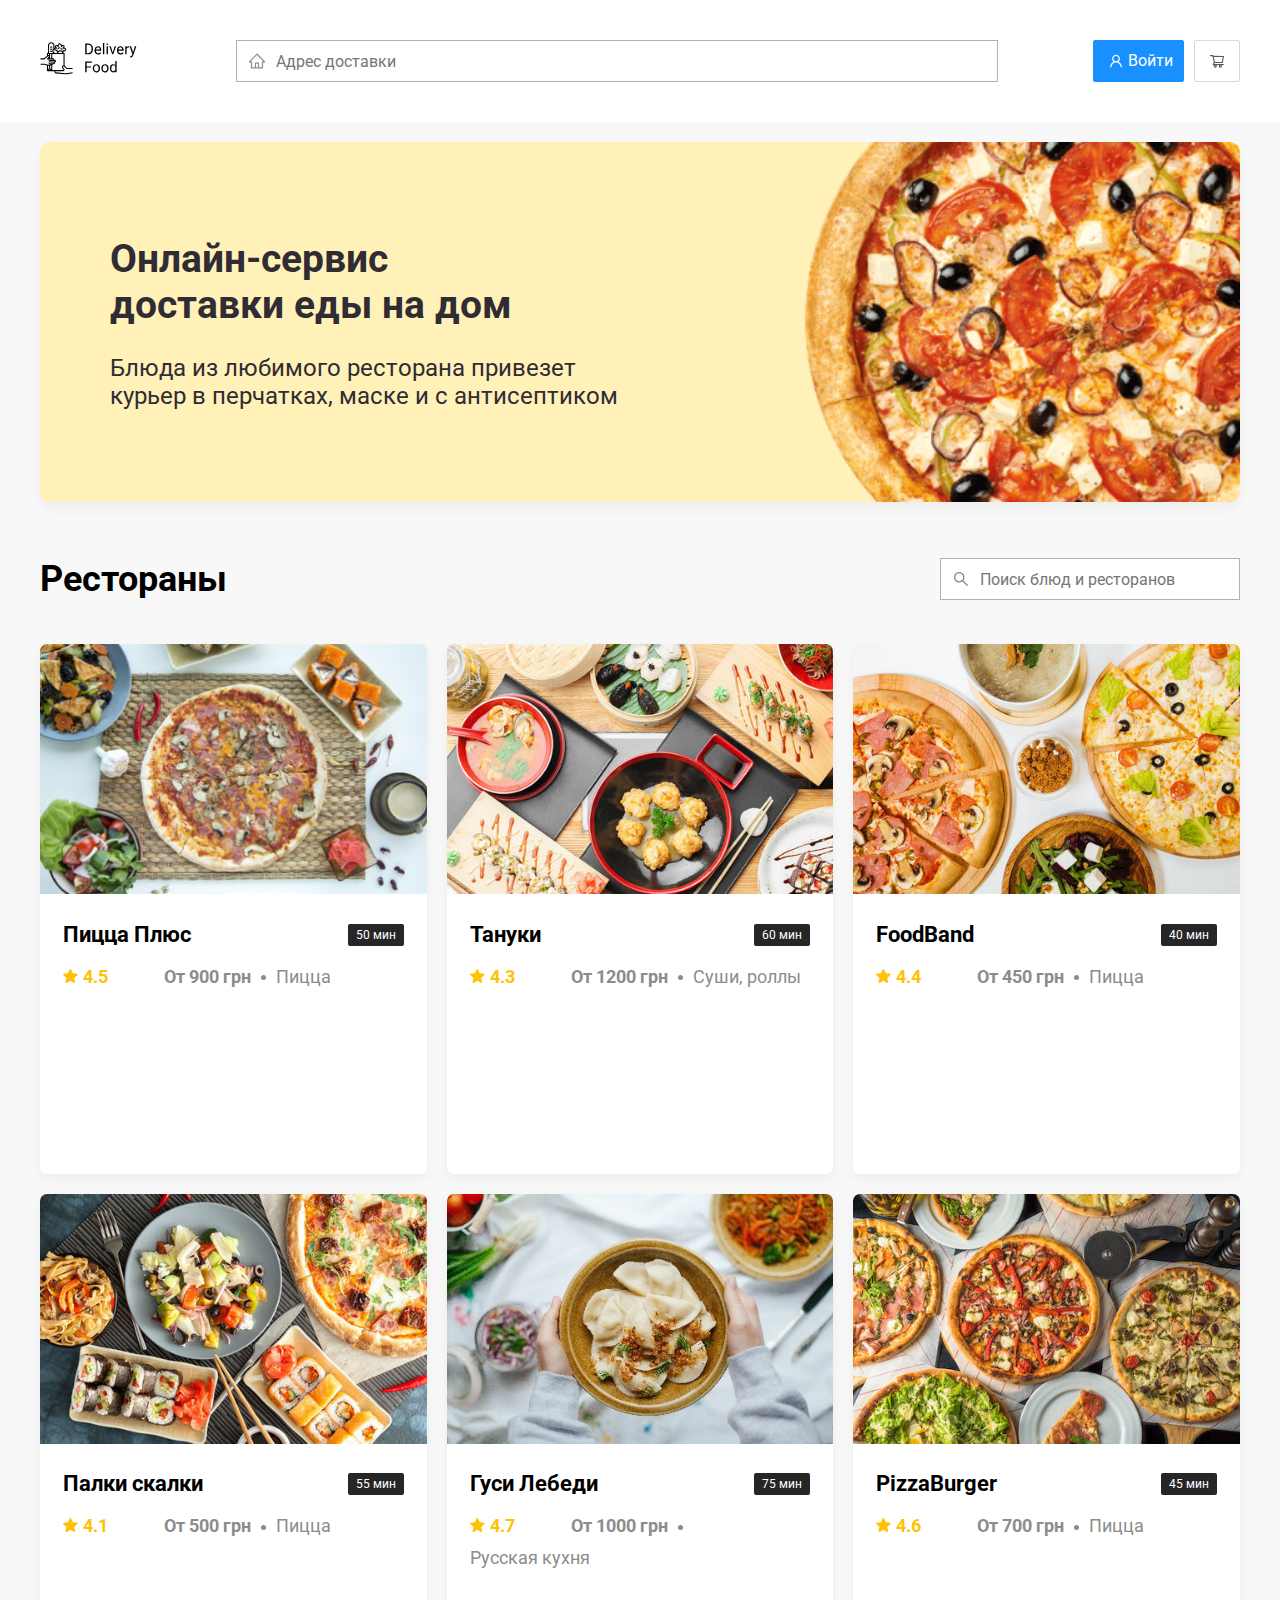
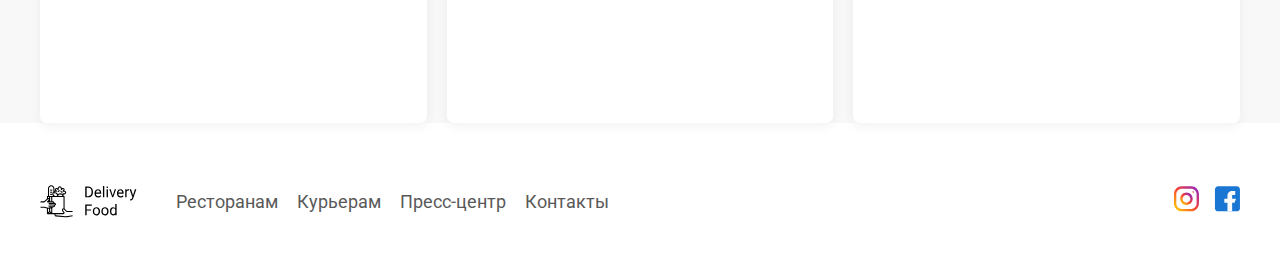
<file: index.html>
<!DOCTYPE html>
<html lang="ru">

<head>
    <meta charset="UTF-8" />
    <meta name="viewport" content="width=device-width, initial-scale=1.0" />
    <title>Delivery Food — доставка еды на дом</title>
    <link href="https://fonts.googleapis.com/css?family=Roboto:400,700&display=swap&subset=cyrillic" rel="stylesheet" />
    <link rel="stylesheet" href="css/style.css" />
    <script defer type="module" src="js/index.js"></script>
    <script defer type="module" src="js/restaurant.js"></script>
</head>

<body>
    <header class="b-header">
        <div class="b-header-inner">
            <a class="b-logo">
                <img src="img/icon/logo.svg" alt="Logo" />
            </a>

            <label class="b-address">
                <input type="text" class="b-input b-address-input" placeholder="Адрес доставки" />
            </label>

            <div class="b-header-buttons">
                <span class="b-header-user_name hide"></span>

                <button class="b-button m-primary" id="button-auth">
                    <span class="b-button-icon m-auth"></span>
                    <span class="b-button-text">Войти</span>
                </button>

                <button class="b-button m-primary hide">
                    <span class="b-button-text">Выйти</span>
                    <span class="b-button-icon b-button-out-svg"></span>
                </button>

                <button class="b-button" id="cart-button">
                    <span class="b-button-icon m-cart"></span>
                    <span class="b-button-text" id="button-cart-text"></span>
                </button>
            </div>
        </div>
    </header>

    <main class="b-main">
        <div class="b-main-inner">
            <section class="container-promo">
                <section class="promo pizza">
                    <h1 class="promo-title">Онлайн-сервис <br />доставки еды на дом</h1>
                    <p class="promo-text">
                        Блюда из любимого ресторана привезет курьер в перчатках, маске и с антисептиком
                    </p>
                </section>
                <!-- <section class="promo kebab">
                    <h1 class="promo-title">Шашлыки на майские <br> со скидкой 35%</h1>
                    <p class="promo-text">
                        Закажите шашлыки в любом ресторане до 10 мая и получите скидку по промокоду OMAGAD
                    </p>
                </section>
                <section class="promo vegetables">
                    <h1 class="promo-title">Скидка 20% на всю еду <br> по промокоду LOVE.JS</h1>
                    <p class="promo-text">
                        Блюдо из ресторана привезут вместе с двумя подарочными книгами по фронтенду
                    </p>
                </section>
                <section class="promo sushi">
                    <h1 class="promo-title">Сеты со скидкой до 30% <br> в ресторанах</h1>
                    <p class="promo-text">
                        Скидки на сеты до 30 мая по промокоду DADADA
                    </p>
                </section> -->
            </section>

            <div class="b-heading">
                <h2 class="b-heading-title">Рестораны</h2>
                <label class="b-search">
                    <input type="text" class="b-input b-search-input" placeholder="Поиск блюд и ресторанов" />
                </label>
            </div>
            <div class="l-product_grid" id="cards-restaurants">
                <div class="b-loader" id="loader">
                    <div class="b-loader-inner"><div></div><div></div></div>
                </div>
            </div>
        </div>
    </main>

    <footer class="b-footer">
        <div class="b-footer-inner">
            <img src="img/icon/logo.svg" alt="logo" class="b-logo" />
            <nav class="b-footer-nav">
                <a href="#" class="b-footer-link">Ресторанам </a>
                <a href="#" class="b-footer-link">Курьерам</a>
                <a href="#" class="b-footer-link">Пресс-центр</a>
                <a href="#" class="b-footer-link">Контакты</a>
            </nav>
            <div class="b-social">
                <a href="#" class="b-social-link"><img src="img/social/instagram.svg" alt="instagram" /></a>
                <a href="#" class="b-social-link"><img src="img/social/fb.svg" alt="facebook" /></a>
            </div>
        </div>
    </footer>
</body>

</html>
</file>
<file: css/style.css>
/*! normalize.css v8.0.1 | MIT License | github.com/necolas/normalize.css */
/* Document
========================================================================== */
/**
* 1. Correct the line height in all browsers.
* 2. Prevent adjustments of font size after orientation changes in iOS.
*/
html {
  line-height: 1.15;
  /* 1 */
  -webkit-text-size-adjust: 100%;
  /* 2 */
}

/* Sections
    ========================================================================== */
/**
* Remove the margin in all browsers.
*/
body {
  margin: 0;
}

/**
* Render the `main` element consistently in IE.
*/
main {
  display: block;
}

/**
* Correct the font size and margin on `h1` elements within `section` and
* `article` contexts in Chrome, Firefox, and Safari.
*/
h1 {
  font-size: 2em;
  margin: 0.67em 0;
}

/* Grouping content
    ========================================================================== */
/**
* 1. Add the correct box sizing in Firefox.
* 2. Show the overflow in Edge and IE.
*/
hr {
  box-sizing: content-box;
  /* 1 */
  height: 0;
  /* 1 */
  overflow: visible;
  /* 2 */
}

/**
* 1. Correct the inheritance and scaling of font size in all browsers.
* 2. Correct the odd `em` font sizing in all browsers.
*/
pre {
  font-family: monospace, monospace;
  /* 1 */
  font-size: 1em;
  /* 2 */
}

/* Text-level semantics
    ========================================================================== */
/**
* Remove the gray background on active links in IE 10.
*/
a {
  background-color: transparent;
}

/**
* 1. Remove the bottom border in Chrome 57-
* 2. Add the correct text decoration in Chrome, Edge, IE, Opera, and Safari.
*/
abbr[title] {
  border-bottom: none;
  /* 1 */
  text-decoration: underline;
  /* 2 */
  text-decoration: underline dotted;
  /* 2 */
}

/**
* Add the correct font weight in Chrome, Edge, and Safari.
*/
b,
strong {
  font-weight: bolder;
}

/**
* 1. Correct the inheritance and scaling of font size in all browsers.
* 2. Correct the odd `em` font sizing in all browsers.
*/
code,
kbd,
samp {
  font-family: monospace, monospace;
  /* 1 */
  font-size: 1em;
  /* 2 */
}

/**
* Add the correct font size in all browsers.
*/
small {
  font-size: 80%;
}

/**
* Prevent `sub` and `sup` elements from affecting the line height in
* all browsers.
*/
sub,
sup {
  font-size: 75%;
  line-height: 0;
  position: relative;
  vertical-align: baseline;
}

sub {
  bottom: -0.25em;
}

sup {
  top: -0.5em;
}

/* Embedded content
    ========================================================================== */
/**
* Remove the border on images inside links in IE 10.
*/
img {
  border-style: none;
}

/* Forms
    ========================================================================== */
/**
* 1. Change the font styles in all browsers.
* 2. Remove the margin in Firefox and Safari.
*/
button,
input,
optgroup,
select,
textarea {
  font-family: inherit;
  /* 1 */
  font-size: 100%;
  /* 1 */
  line-height: 1.15;
  /* 1 */
  margin: 0;
  /* 2 */
}

/**
* Show the overflow in IE.
* 1. Show the overflow in Edge.
*/
button,
input {
  /* 1 */
  overflow: visible;
}

/**
* Remove the inheritance of text transform in Edge, Firefox, and IE.
* 1. Remove the inheritance of text transform in Firefox.
*/
button,
select {
  /* 1 */
  text-transform: none;
}

/**
* Correct the inability to style clickable types in iOS and Safari.
*/
button,
[type=button],
[type=reset],
[type=submit] {
  -webkit-appearance: button;
}

/**
* Remove the inner border and padding in Firefox.
*/
button::-moz-focus-inner,
[type=button]::-moz-focus-inner,
[type=reset]::-moz-focus-inner,
[type=submit]::-moz-focus-inner {
  border-style: none;
  padding: 0;
}

/**
* Restore the focus styles unset by the previous rule.
*/
button:-moz-focusring,
[type=button]:-moz-focusring,
[type=reset]:-moz-focusring,
[type=submit]:-moz-focusring {
  outline: 1px dotted ButtonText;
}

/**
* Correct the padding in Firefox.
*/
fieldset {
  padding: 0.35em 0.75em 0.625em;
}

/**
* 1. Correct the text wrapping in Edge and IE.
* 2. Correct the color inheritance from `fieldset` elements in IE.
* 3. Remove the padding so developers are not caught out when they zero out
*    `fieldset` elements in all browsers.
*/
legend {
  box-sizing: border-box;
  /* 1 */
  color: inherit;
  /* 2 */
  display: table;
  /* 1 */
  max-width: 100%;
  /* 1 */
  padding: 0;
  /* 3 */
  white-space: normal;
  /* 1 */
}

/**
* Add the correct vertical alignment in Chrome, Firefox, and Opera.
*/
progress {
  vertical-align: baseline;
}

/**
* Remove the default vertical scrollbar in IE 10+.
*/
textarea {
  overflow: auto;
}

/**
* 1. Add the correct box sizing in IE 10.
* 2. Remove the padding in IE 10.
*/
[type=checkbox],
[type=radio] {
  box-sizing: border-box;
  /* 1 */
  padding: 0;
  /* 2 */
}

/**
* Correct the cursor style of increment and decrement buttons in Chrome.
*/
[type=number]::-webkit-inner-spin-button,
[type=number]::-webkit-outer-spin-button {
  height: auto;
}

/**
* 1. Correct the odd appearance in Chrome and Safari.
* 2. Correct the outline style in Safari.
*/
[type=search] {
  -webkit-appearance: textfield;
  /* 1 */
  outline-offset: -2px;
  /* 2 */
}

/**
* Remove the inner padding in Chrome and Safari on macOS.
*/
[type=search]::-webkit-search-decoration {
  -webkit-appearance: none;
}

/**
* 1. Correct the inability to style clickable types in iOS and Safari.
* 2. Change font properties to `inherit` in Safari.
*/
::-webkit-file-upload-button {
  -webkit-appearance: button;
  /* 1 */
  font: inherit;
  /* 2 */
}

/* Interactive
    ========================================================================== */
/*
* Add the correct display in Edge, IE 10+, and Firefox.
*/
details {
  display: block;
}

/*
* Add the correct display in all browsers.
*/
summary {
  display: list-item;
}

/* Misc
    ========================================================================== */
/**
* Add the correct display in IE 10+.
*/
template {
  display: none;
}

/**
* Add the correct display in IE 10.
*/
[hidden] {
  display: none;
}

* {
  box-sizing: border-box;
}

body {
  font-family: "Roboto", sans-serif;
}
.m-has_dialog body {
  overflow: hidden;
}

a,
button {
  cursor: pointer;
  color: inherit;
}

.hide {
  display: none !important;
}

.l-product_grid {
  display: grid;
  grid-template-columns: repeat(3, 1fr);
  grid-gap: 20px;
}

.b-modal {
  width: 100vw;
  height: 100vh;
  display: flex;
  align-items: center;
  justify-content: center;
  position: fixed;
  top: 0;
  left: 0;
  opacity: 0;
  visibility: hidden;
}
.b-modal.open {
  opacity: 1;
  visibility: visible;
}
.b-modal-overlay {
  position: absolute;
  width: 100%;
  height: 100%;
  background: rgba(0, 0, 0, 0.5);
  left: 0;
  top: 0;
}
.b-modal-window {
  max-width: 650px;
  min-height: 300px;
  background: #fff;
  z-index: 1;
  display: flex;
  flex-direction: column;
  padding: 20px;
  position: relative;
  width: 80vw;
}
.b-modal-header {
  padding-right: 20px;
}
.b-modal-title {
  font-size: 20px;
  text-transform: uppercase;
  margin-bottom: 20px;
}
.b-modal-close {
  position: absolute;
  right: 0;
  top: 0;
  width: 40px;
  height: 40px;
  display: flex;
  justify-content: center;
  align-items: center;
  background: #eee;
  cursor: pointer;
  color: #000;
}
.b-modal-body {
  margin-bottom: auto;
}
.b-modal-footer {
  margin-top: 20px;
  display: grid;
  grid-auto-flow: column;
  grid-gap: 10px;
}

.b-button {
  display: flex;
  align-items: center;
  padding: 0 10px;
  background: #ffffff;
  border: 1px solid #d9d9d9;
  box-sizing: border-box;
  box-shadow: 0 0 2px rgba(0, 0, 0, 0.0015);
  border-radius: 2px;
  color: #595959;
  font-size: 16px;
  line-height: 24px;
  justify-content: center;
  min-width: 42px;
  min-height: 42px;
}
.b-button:hover {
  background: #1890ff;
  border: 1px solid #1890ff;
  color: #fff;
}
.b-button.m-primary {
  background: #1890ff;
  border: 1px solid #1890ff;
  color: #fff;
}
.b-button.m-primary:hover {
  background: #ffffff;
  border: 1px solid #d9d9d9;
  color: #595959;
}
.b-button-icon {
  width: 24px;
  height: 24px;
  background-repeat: no-repeat;
  background-color: currentColor;
}
.b-button-icon.m-auth {
  -webkit-mask: url("../img/icon/user.svg") no-repeat 50% 50%;
  mask: url("../img/icon/user.svg") no-repeat 50% 50%;
}
.b-button-icon.m-cart {
  -webkit-mask: url("../img/icon/shopping-cart.svg") no-repeat 50% 50%;
  mask: url("../img/icon/shopping-cart.svg") no-repeat 50% 50%;
}

.b-alert {
  position: fixed;
  bottom: 40px;
  background: #d5f2fb;
  box-shadow: 0px 0px 5px 0px #aaa;
  padding: 20px 50px;
  left: 50%;
  transform: translateX(-50%);
}

.b-stepper {
  display: flex;
  align-items: center;
}
.b-stepper-counter {
  margin: 0 10px;
}

.b-loader {
  display: flex;
  margin: 50px auto;
  justify-content: center;
}
.b-loader-inner {
  display: inline-block;
  position: relative;
  width: 64px;
  height: 64px;
}
.b-loader-inner div {
  position: absolute;
  border: 4px solid #4caf50;
  opacity: 1;
  border-radius: 50%;
  animation: lds-ripple 1s cubic-bezier(0, 0.2, 0.8, 1) infinite;
}
.b-loader-inner div:nth-child(2) {
  animation-delay: -0.5s;
}

@keyframes lds-ripple {
  0% {
    top: 28px;
    left: 28px;
    width: 0;
    height: 0;
    opacity: 1;
  }
  100% {
    top: -1px;
    left: -1px;
    width: 58px;
    height: 58px;
    opacity: 0;
  }
}
.b-form-label {
  display: flex;
  font-size: 12px;
  margin-bottom: 8px;
  font-weight: bold;
}
.b-form-section {
  margin-top: 20px;
}
.b-form-section:first-child {
  margin: 0;
}
.b-form-error {
  color: #c00;
  margin-top: 8px;
  font-size: 12px;
}

.b-input {
  height: 42px;
  -webkit-appearance: none;
  background: #fff;
  border: 0;
  border-radius: 0;
  box-shadow: inset 0 0 0 1px rgba(0, 0, 0, 0.3);
  color: #000;
  cursor: text;
  font-size: 16px;
  padding: 0 16px;
  vertical-align: baseline;
  width: 100%;
}

.b-header {
  padding: 40px 0;
  background: #fff;
  position: sticky;
  top: 0;
}
.m-has_dialog .b-header {
  overflow-y: scroll;
}
.b-header-inner {
  margin: 0 auto;
  max-width: 1240px;
  padding-left: 20px;
  padding-right: 20px;
  display: flex;
  align-items: center;
  justify-content: space-between;
  width: 100%;
}
.b-header-buttons {
  display: grid;
  grid-auto-flow: column;
  grid-gap: 10px;
}
.b-header-user_name {
  margin-right: 20px;
  font-weight: bold;
  font-size: 18px;
}

.b-address {
  flex: 0.8;
}
.b-address-input {
  background-repeat: no-repeat;
  background-image: url(../img/icon/home.svg);
  background-position: 12px center;
  padding-left: 40px;
}

.b-footer {
  padding: 60px 0;
}
.m-has_dialog .b-footer {
  overflow-y: scroll;
}
.b-footer-inner {
  margin: 0 auto;
  max-width: 1240px;
  padding-left: 20px;
  padding-right: 20px;
  display: flex;
  align-items: center;
  justify-content: space-between;
  width: 100%;
}
.b-footer-nav {
  margin-left: 35px;
  margin-right: auto;
}
.b-footer-link {
  display: inline-block;
  color: #595959;
  font-style: normal;
  font-weight: normal;
  font-size: 18px;
  line-height: 21px;
  text-decoration: none;
}
.b-footer-link:not(:last-child) {
  margin-right: 15px;
}

.b-social {
  display: grid;
  grid-auto-flow: column;
  grid-gap: 15px;
}

.b-cart-price {
  display: flex;
  justify-content: flex-end;
}
.b-cart-price_value {
  background: #262626;
  border-radius: 5px;
  color: #ffffff;
  padding: 12px 15px;
  display: flex;
}
.b-cart-price_currency {
  margin-left: 5px;
}

.b-cart_product {
  display: flex;
  align-items: flex-start;
  justify-content: space-between;
  padding-bottom: 12px;
  border-bottom: 1px solid #d9d9d9;
  margin-bottom: 12px;
  align-items: center;
}
.b-cart_product:last-child {
  margin-bottom: 0;
  border: 0;
}
.b-cart_product-name {
  margin-right: 30px;
}
.b-cart_product-price {
  margin-left: auto;
  margin-right: 30px;
  font-weight: bold;
  font-size: 20px;
  line-height: 32px;
}

.b-main {
  background: #f8f8f8;
}
.m-has_dialog .b-main {
  overflow-y: scroll;
}
.b-main-inner {
  margin: 0 auto;
  max-width: 1240px;
  padding-left: 20px;
  padding-right: 20px;
  padding-top: 20px;
}

.b-tile {
  background: #ffffff;
  box-shadow: 0 4px 12px rgba(0, 0, 0, 0.05);
  border-radius: 7px;
  overflow: hidden;
  text-decoration: none;
}
.b-tile-image {
  width: 100%;
  height: 250px;
  object-fit: cover;
}
.b-tile-details {
  padding: 20px 23px 35px;
  min-height: 275px;
  display: flex;
  flex-direction: column;
}
.b-tile-header {
  display: flex;
  align-items: center;
  justify-content: space-between;
  margin-bottom: 10px;
}
.b-tile-name {
  margin: 0;
  font-style: normal;
  font-weight: bold;
  font-size: 22px;
  line-height: 32px;
}
.b-tile-info {
  display: flex;
  align-items: center;
  flex-wrap: wrap;
}
.b-tile-buttons {
  display: flex;
  margin-top: 24px;
  flex-grow: 1;
  align-items: flex-end;
}
.b-tile-price {
  font-weight: bold;
  font-size: 20px;
  line-height: 32px;
  margin-left: 30px;
}
.b-tile-ingredients {
  color: #8c8c8c;
  font-size: 18px;
  line-height: 21px;
}
.b-tile-tag {
  font-style: normal;
  font-weight: normal;
  font-size: 12px;
  line-height: 20px;
  color: #ffffff;
  background: #262626;
  border-radius: 2px;
  padding: 1px 8px;
}
.b-tile-rating {
  background-image: url("../img/icon/rating.svg");
  background-repeat: no-repeat;
  background-position: 0 7px;
  padding-left: 20px;
  margin-right: 26px;
  color: #ffc107;
  font-weight: bold;
  font-size: 18px;
  line-height: 32px;
}
.b-tile-price, .b-tile-category {
  color: #8c8c8c;
  font-size: 18px;
  line-height: 32px;
}
.b-tile-price {
  margin-right: 10px;
}
.b-tile-price:after {
  content: "";
  width: 5px;
  height: 5px;
  background-color: #8c8c8c;
  display: inline-block;
  vertical-align: middle;
  border-radius: 50%;
  margin-left: 10px;
}
.b-tile-category {
  text-overflow: ellipsis;
  overflow: hidden;
  white-space: nowrap;
  max-width: 150px;
}

.b-search {
  margin-left: auto;
}
.b-search-input {
  width: 300px;
  background-image: url(../img/icon/search.svg);
  background-repeat: no-repeat;
  background-position: 12px center;
  padding-left: 40px;
}

.b-heading {
  display: flex;
  align-items: center;
  margin-bottom: 44px;
}
.b-heading-title {
  font-style: normal;
  font-weight: bold;
  font-size: 36px;
  line-height: 42px;
  margin: 0 30px 0 0;
  color: #000000;
}

.promo-slider {
  width: 600px;
  height: 300px;
}

.promo {
  box-shadow: 0 7px 12px rgba(158, 158, 163, 0.1);
  border-radius: 10px;
  padding: 68px 70px;
  margin-bottom: 56px;
}

.pizza {
  background: #fff1b8 url(../img/promo/pizza.png) no-repeat top -100px right -250px/830px;
}

.kebab {
  background: #D6E4FF url(../img/promo/kebab.png) no-repeat top 45px right 40px/450px;
}

.vegetables {
  background: #FFF566 url(../img/promo/vegetables.png) no-repeat top 0 right 0/825px;
}

.sushi {
  background: #FFF1F0 url(../img/promo/sushi.png) no-repeat top 10px right 15px/500px;
}

.promo-title {
  font-style: normal;
  font-weight: bold;
  font-size: 39px;
  line-height: 46px;
  color: #302c34;
}

.promo-text {
  font-style: normal;
  font-weight: normal;
  font-size: 24px;
  line-height: 28px;
  color: #302c34;
  max-width: 538px;
}

/*# sourceMappingURL=style.css.map */
</file>
